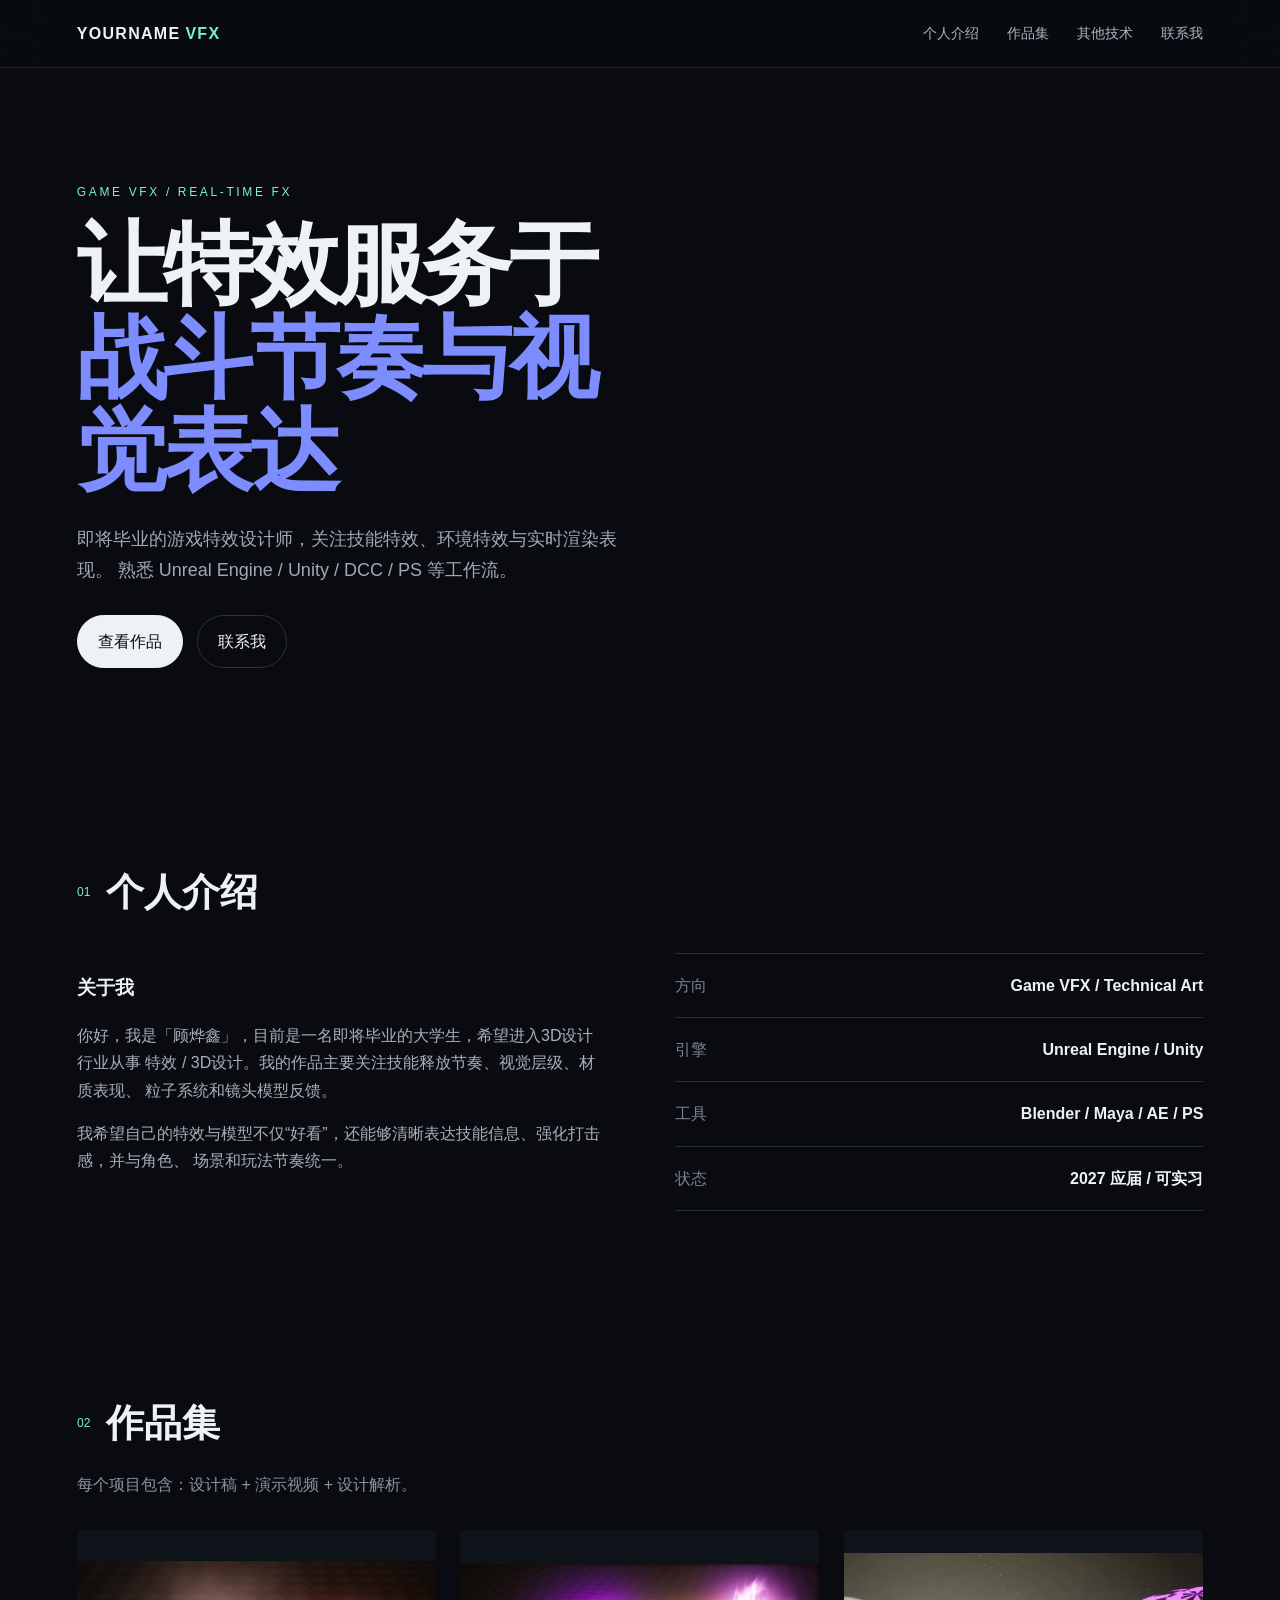
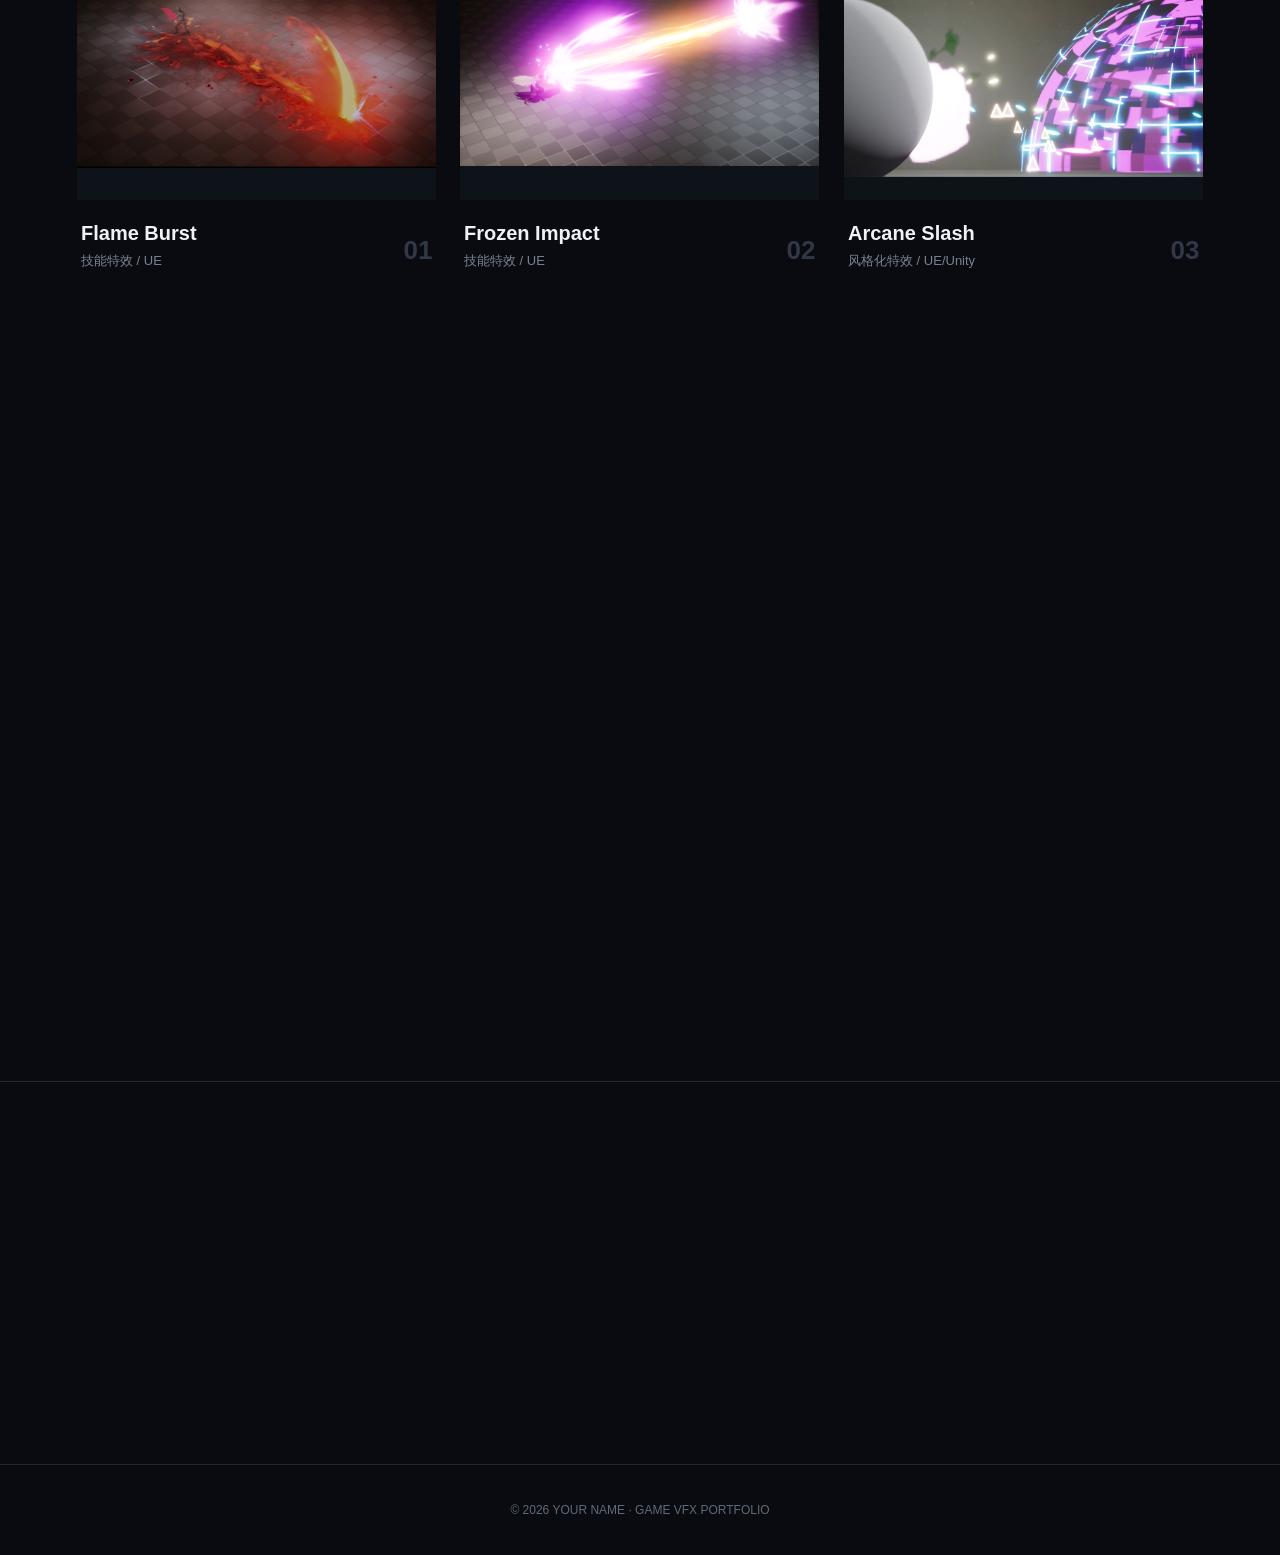
<file: index.html>
<!DOCTYPE html>
<html lang="zh-CN">
<head>
  <meta charset="UTF-8" />
  <meta name="viewport" content="width=device-width, initial-scale=1.0" />
  <meta name="description" content="游戏特效设计师个人作品集" />
  <title>顾烨鑫 | Game VFX Portfolio</title>
  <link rel="stylesheet" href="assets/css/style.css" />
</head>
<body>
  <header class="site-header">
    <a class="logo" href="index.html">YOURNAME<span>VFX</span></a>
    <nav>
      <a href="#about">个人介绍</a>
      <a href="#portfolio">作品集</a>
      <a href="skills.html">其他技术</a>
      <a href="#contact">联系我</a>
    </nav>
  </header>

  <main>
    <section class="hero">
      <div>
        <p class="eyebrow">GAME VFX / REAL-TIME FX</p>
        <h1>让特效服务于<br><span>战斗节奏与视觉表达</span></h1>
        <p class="hero-copy">
          即将毕业的游戏特效设计师，关注技能特效、环境特效与实时渲染表现。
          熟悉 Unreal Engine / Unity / DCC / PS 等工作流。
        </p>
        <div class="hero-actions">
          <a class="btn primary" href="#portfolio">查看作品</a>
          <a class="btn ghost" href="#contact">联系我</a>
        </div>
      
    </section>

    <section id="about" class="section">
      <div class="section-title">
        <span>01</span><h2>个人介绍</h2>
      </div>
      <div class="about-grid">
        <div>
          <h3>关于我</h3>
          <p>
            你好，我是「顾烨鑫」，目前是一名即将毕业的大学生，希望进入3D设计行业从事
            特效 / 3D设计。我的作品主要关注技能释放节奏、视觉层级、材质表现、
            粒子系统和镜头模型反馈。
          </p>
          <p>
            我希望自己的特效与模型不仅“好看”，还能够清晰表达技能信息、强化打击感，并与角色、
            场景和玩法节奏统一。
          </p>
        </div>
        <div class="info-list">
          <div><span>方向</span><b>Game VFX / Technical Art</b></div>
          <div><span>引擎</span><b>Unreal Engine / Unity</b></div>
          <div><span>工具</span><b>Blender / Maya / AE / PS</b></div>
          <div><span>状态</span><b>2027 应届 / 可实习</b></div>
        </div>
      </div>
    </section>

    <section id="portfolio" class="section">
      <div class="section-title">
        <span>02</span><h2>作品集</h2>
      </div>
      <p class="section-desc">每个项目包含：设计稿 + 演示视频 + 设计解析。</p>

      <div class="project-grid">
        <a class="project-card" href="project-fire.html">
          <div class="thumb media-frame">
            <img src="assets/images/portfolio/project-fire-cover.png" alt="Flame Burst 火焰技能封面" loading="lazy">
          </div>
          <div class="project-meta">
            <div><b>Flame Burst</b><span>技能特效 / UE</span></div>
            <strong>01</strong>
          </div>
        </a>

        <a class="project-card" href="project-ice.html">
          <div class="thumb media-frame">
            <img src="assets/images/portfolio/project-ice-cover.png" alt="Frozen Impact 冰霜技能封面" loading="lazy">
          </div>
          <div class="project-meta">
            <div><b>Frozen Impact</b><span>技能特效 / UE</span></div>
            <strong>02</strong>
          </div>
        </a>

        <a class="project-card" href="project-magic.html">
          <div class="thumb media-frame">
            <img src="assets/images/portfolio/project-magic-cover.png" alt="Arcane Slash 魔法技能封面" loading="lazy">
          </div>
          <div class="project-meta">
            <div><b>Arcane Slash</b><span>风格化特效 / UE/Unity</span></div>
            <strong>03</strong>
          </div>
        </a>
      </div>
    </section>

    <section id="skills" class="section">
      <div class="section-title">
        <span>03</span><h2>其他技术</h2>
      </div>
      <p class="section-desc">这里以“图片 + 文字说明”为主。</p>

      <div class="skills-grid">
        <a class="skill-card" href="skill-shader.html">
          <div class="skill-image media-frame">
            <img src="assets/images/skills/skill-shader-01.png" alt="Shader / Material 技术展示" loading="lazy">
          </div>
          <h3>Shader / Material</h3>
          <p>展示溶解、扭曲、流光、UV 动画、深度交互等材质技术。</p>
        </a>

        <a class="skill-card" href="skill-dcc.html">
          <div class="skill-image media-frame">
            <img src="assets/images/skills/skill-dcc-01.png" alt="DCC 建模、骨骼绑定与形态键技术展示" loading="lazy">
          </div>
          <h3>DCC / Rigging / Shape Keys</h3>
          <p>展示 DCC 建模、骨骼绑定、权重调整与形态键制作，并用于实时特效资产。</p>
        </a>

        <a class="skill-card" href="skill-texture.html">
          <div class="skill-image media-frame">
            <img src="assets/images/skills/skill-texture-01.png" alt="Texture / Flipbook 技术展示" loading="lazy">
          </div>
          <h3>Texture / Flipbook</h3>
          <p>展示序列帧、噪声贴图、遮罩、法线与特效纹理制作能力。</p>
        </a>
      </div>
    </section>

    <section id="contact" class="section contact">
      <div>
        <span class="eyebrow">CONTACT</span>
        <h2>期待加入您们的游戏团队，<br>一起做更有表现力的实时特效。</h2>
      </div>
      <div class="contact-list">
        <span>微信号：kuehtxt</span>
        <span>QQ邮箱：2164933041@qq.com</span>
      </div>
    </section>
  </main>

  <footer>© 2026 YOUR NAME · GAME VFX PORTFOLIO</footer>
  <script src="assets/js/main.js"></script>
</body>
</html>
</file>
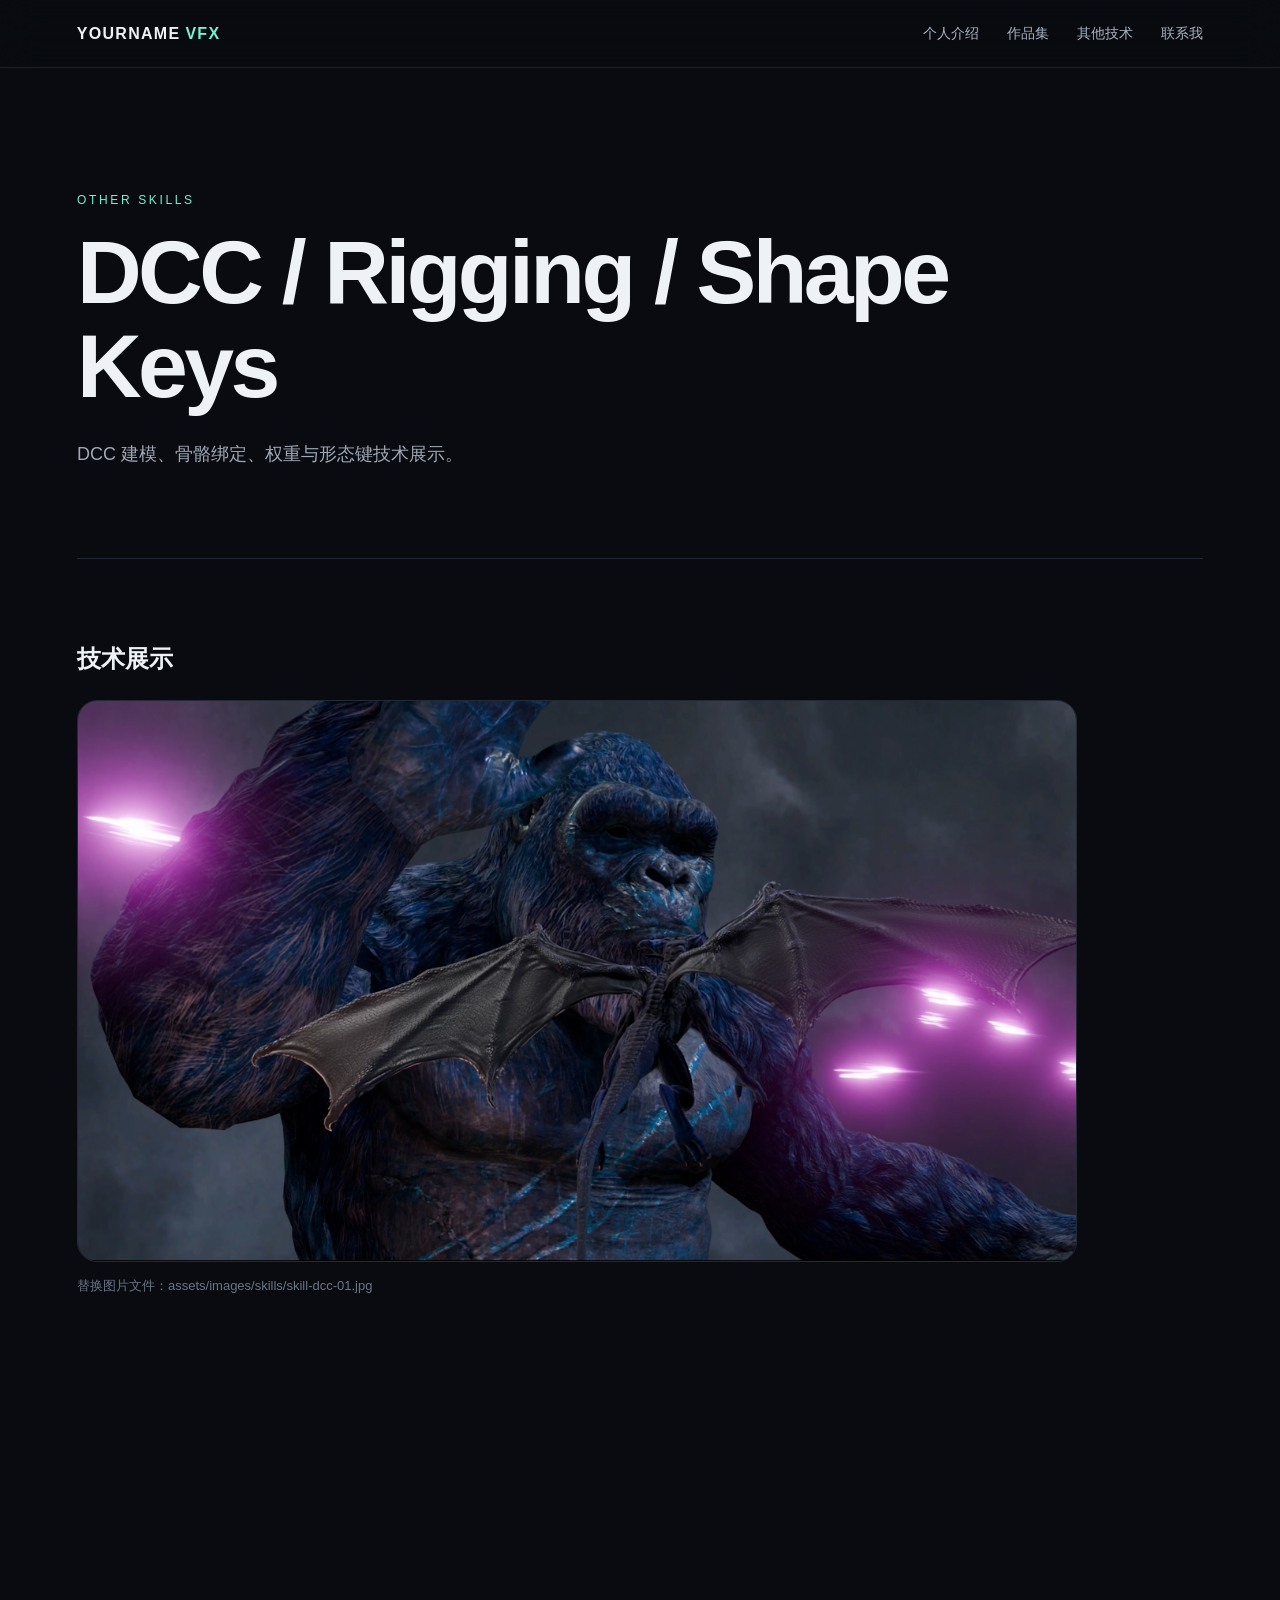
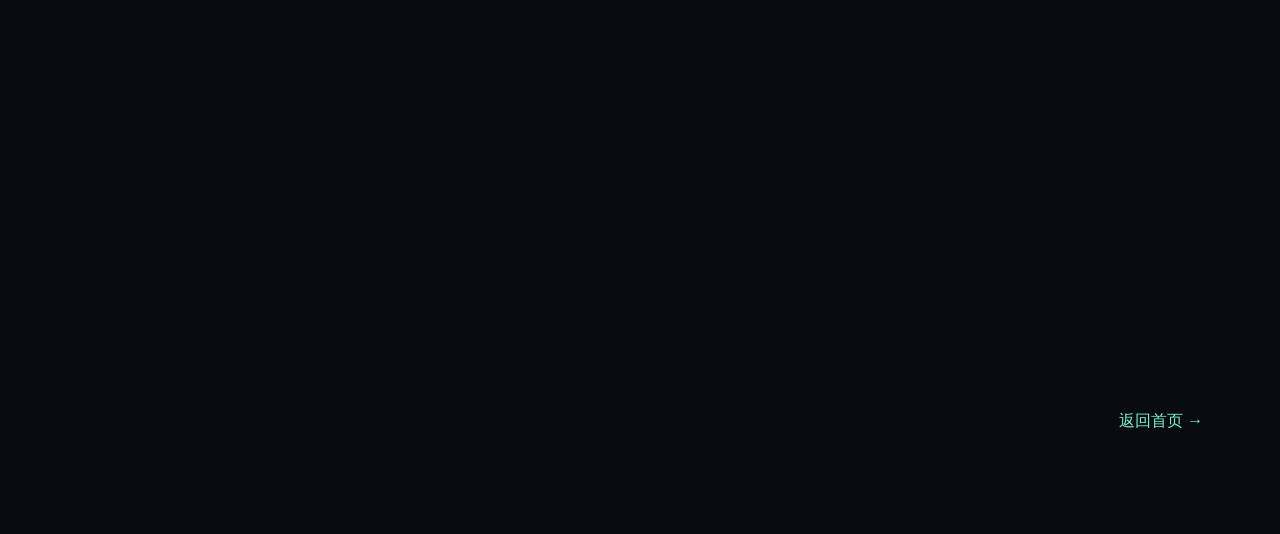
<file: skill-dcc.html>
<!doctype html><html lang="zh-CN"><head><meta charset="UTF-8"><meta name="viewport" content="width=device-width,initial-scale=1"><title>DCC / Rigging / Shape Keys | YOURNAME VFX</title><link rel="stylesheet" href="assets/css/style.css"></head><body><header class="site-header"><a class="logo" href="index.html">YOURNAME<span>VFX</span></a><nav><a href="index.html#about">个人介绍</a><a href="index.html#portfolio">作品集</a><a href="skills.html">其他技术</a><a href="index.html#contact">联系我</a></nav></header><main class="project-page"><section class="project-hero"><p class="eyebrow">OTHER SKILLS</p><h1>DCC / Rigging / Shape Keys</h1><p>DCC 建模、骨骼绑定、权重与形态键技术展示。</p></section><section class="project-block"><h2>技术展示</h2><div class="skill-detail-image media-frame"><img src="assets/images/skills/skill-dcc-01.jpg" alt="DCC / Rigging / Shape Keys"></div><p class="file-note">替换图片文件：assets/images/skills/skill-dcc-01.jpg</p></section><section class="project-block"><h2>能力说明</h2><p class="skill-detail-desc">这里可以放 Blender / Maya 的模型截图、骨骼结构、权重效果以及 Shape Keys 前后对比，说明这些资产如何服务于游戏实时特效。</p><div class="analysis-grid"><article><h3>DCC 建模</h3><p>制作特效所需的低模、辅助 Mesh、武器或技能表现模型。</p></article><article><h3>骨骼绑定</h3><p>建立骨骼层级并调整蒙皮权重，让特效资产能够稳定变形。</p></article><article><h3>形态键</h3><p>使用 Shape Keys / Blend Shapes 制作形变、展开、收缩等动画效果。</p></article></div></section><div class="project-nav project-nav-home-only"><a href="index.html">返回首页 →</a></div></main><script src="assets/js/main.js"></script></body></html>
</file>
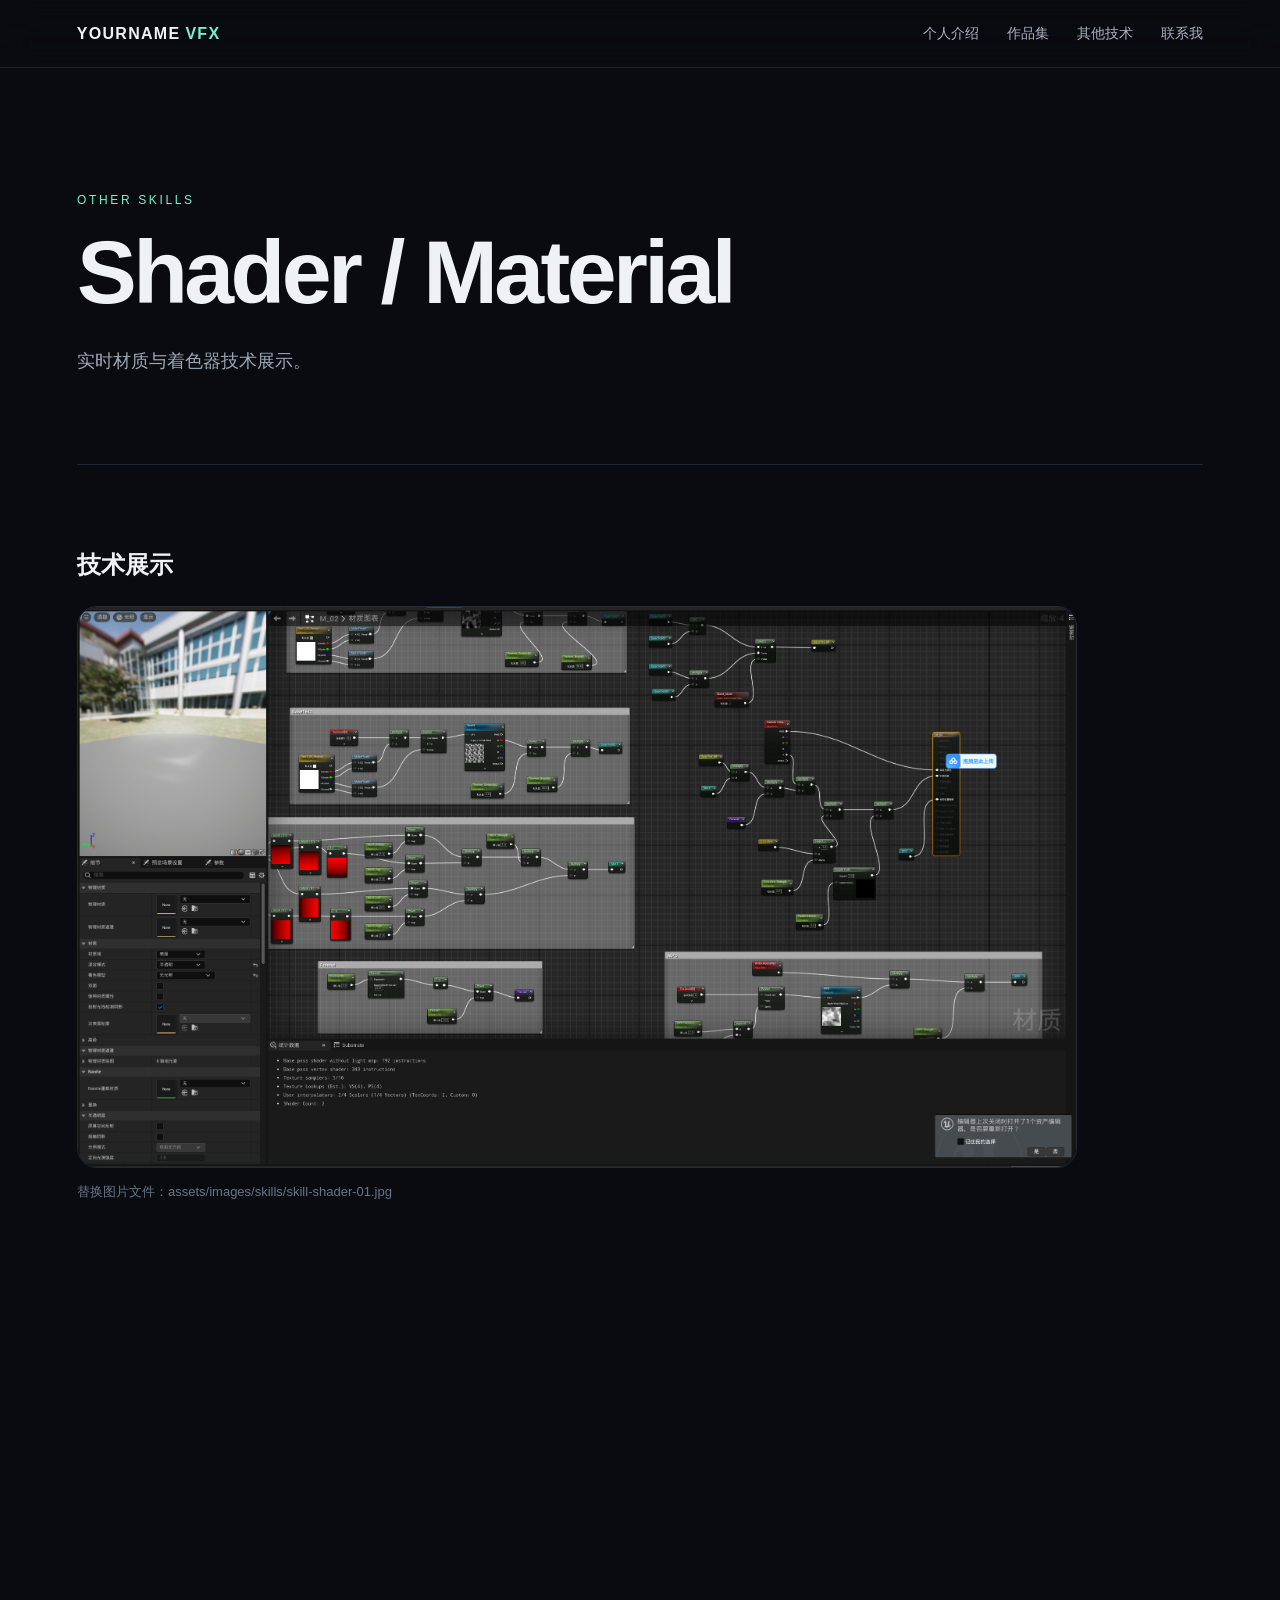
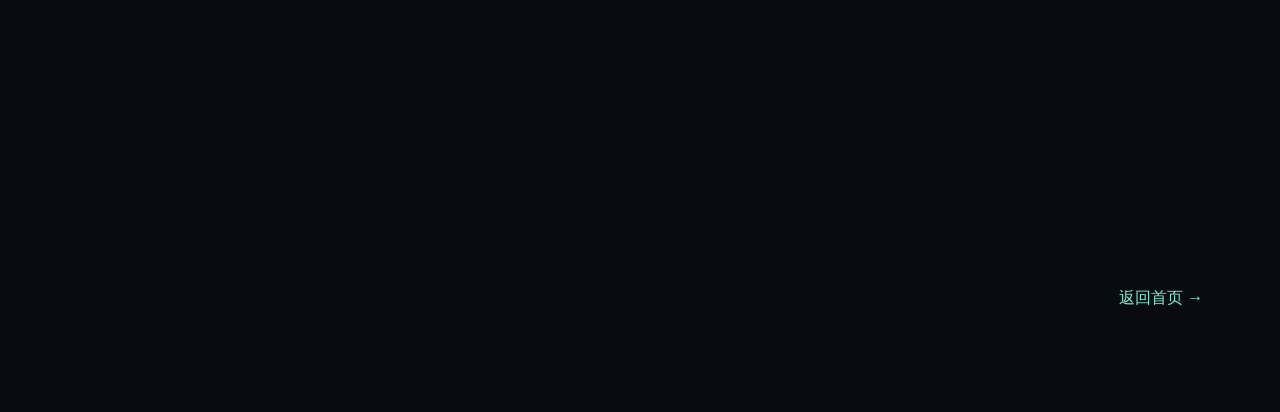
<file: skill-shader.html>
<!doctype html><html lang="zh-CN"><head><meta charset="UTF-8"><meta name="viewport" content="width=device-width,initial-scale=1"><title>Shader / Material | YOURNAME VFX</title><link rel="stylesheet" href="assets/css/style.css"></head><body><header class="site-header"><a class="logo" href="index.html">YOURNAME<span>VFX</span></a><nav><a href="index.html#about">个人介绍</a><a href="index.html#portfolio">作品集</a><a href="skills.html">其他技术</a><a href="index.html#contact">联系我</a></nav></header><main class="project-page"><section class="project-hero"><p class="eyebrow">OTHER SKILLS</p><h1>Shader / Material</h1><p>实时材质与着色器技术展示。</p></section><section class="project-block"><h2>技术展示</h2><div class="skill-detail-image media-frame"><img src="assets/images/skills/skill-shader-01.jpg" alt="Shader / Material"></div><p class="file-note">替换图片文件：assets/images/skills/skill-shader-01.jpg</p></section><section class="project-block"><h2>能力说明</h2><p class="skill-detail-desc">这里可以展示你在 Unreal Engine / Unity 中制作的实时材质。建议放材质球、节点截图和最终游戏内效果。</p><div class="analysis-grid"><article><h3>溶解 / 遮罩</h3><p>使用 Mask、Noise 与参数控制溶解边缘和动态变化。</p></article><article><h3>UV / 流光</h3><p>通过 UV 动画、Panner、扭曲等方式制作能量流动。</p></article><article><h3>深度 / 交互</h3><p>展示深度淡化、场景交互或特效与模型之间的融合。</p></article></div></section><div class="project-nav project-nav-home-only"><a href="index.html">返回首页 →</a></div></main><script src="assets/js/main.js"></script></body></html>
</file>
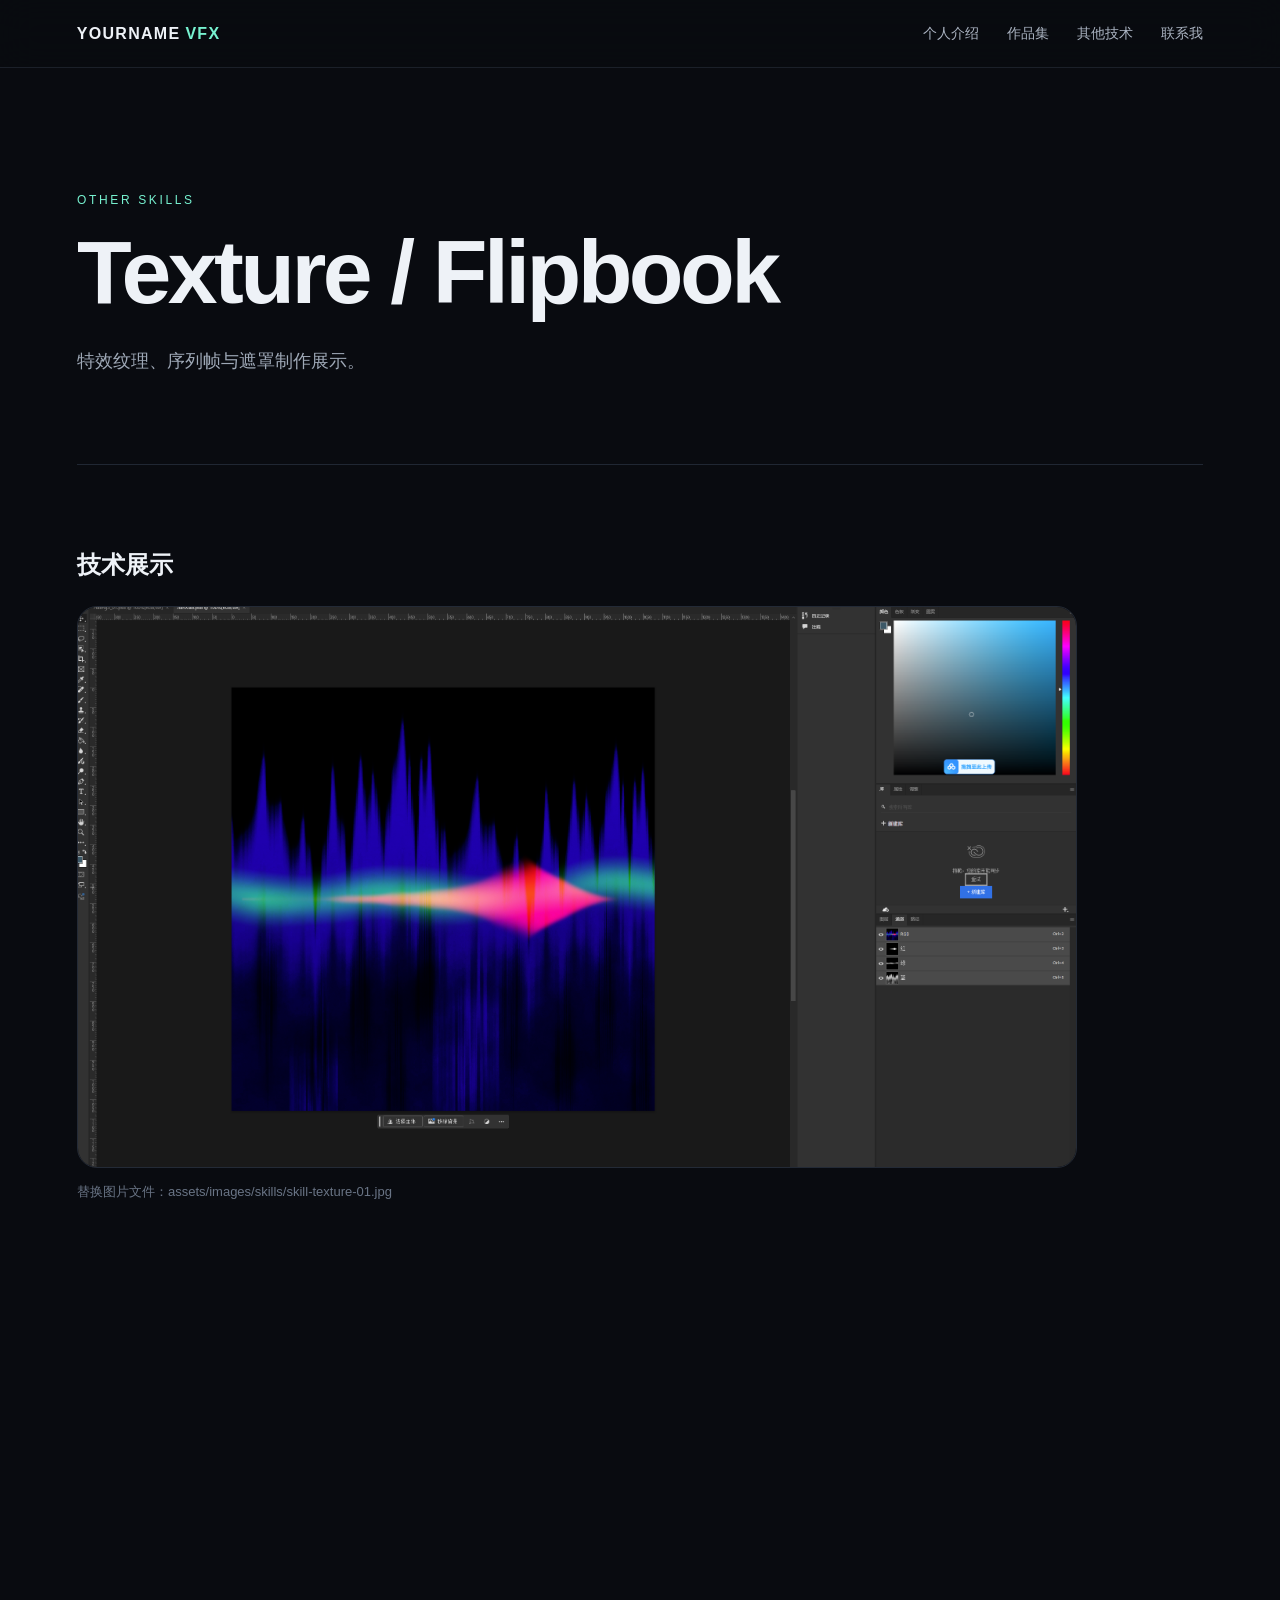
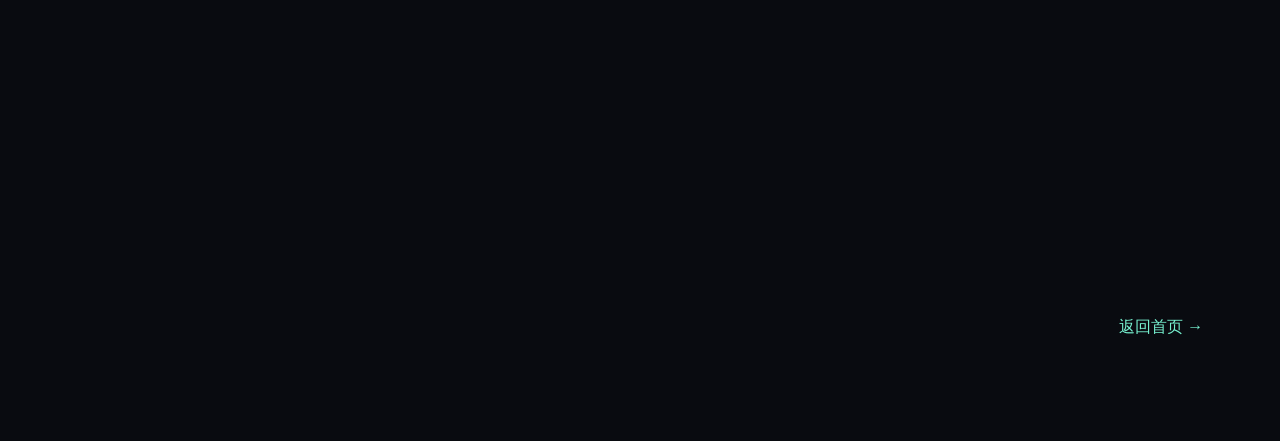
<file: skill-texture.html>
<!doctype html><html lang="zh-CN"><head><meta charset="UTF-8"><meta name="viewport" content="width=device-width,initial-scale=1"><title>Texture / Flipbook | YOURNAME VFX</title><link rel="stylesheet" href="assets/css/style.css"></head><body><header class="site-header"><a class="logo" href="index.html">YOURNAME<span>VFX</span></a><nav><a href="index.html#about">个人介绍</a><a href="index.html#portfolio">作品集</a><a href="skills.html">其他技术</a><a href="index.html#contact">联系我</a></nav></header><main class="project-page"><section class="project-hero"><p class="eyebrow">OTHER SKILLS</p><h1>Texture / Flipbook</h1><p>特效纹理、序列帧与遮罩制作展示。</p></section><section class="project-block"><h2>技术展示</h2><div class="skill-detail-image media-frame"><img src="assets/images/skills/skill-texture-01.jpg" alt="Texture / Flipbook"></div><p class="file-note">替换图片文件：assets/images/skills/skill-texture-01.jpg</p></section><section class="project-block"><h2>能力说明</h2><p class="skill-detail-desc">这里可以展示你制作的 Noise、Mask、Normal、Gradient 以及 Flipbook 序列帧，并放上它们在 Niagara / 粒子系统中的最终应用效果。</p><div class="analysis-grid"><article><h3>Noise / Mask</h3><p>制作噪声、遮罩和渐变纹理，用于控制粒子与材质形态。</p></article><article><h3>Flipbook</h3><p>制作火焰、烟雾、爆炸等序列帧纹理并用于实时播放。</p></article><article><h3>纹理整合</h3><p>根据性能和表现需求整理通道、尺寸和贴图资源。</p></article></div></section><div class="project-nav project-nav-home-only"><a href="index.html">返回首页 →</a></div></main><script src="assets/js/main.js"></script></body></html>
</file>
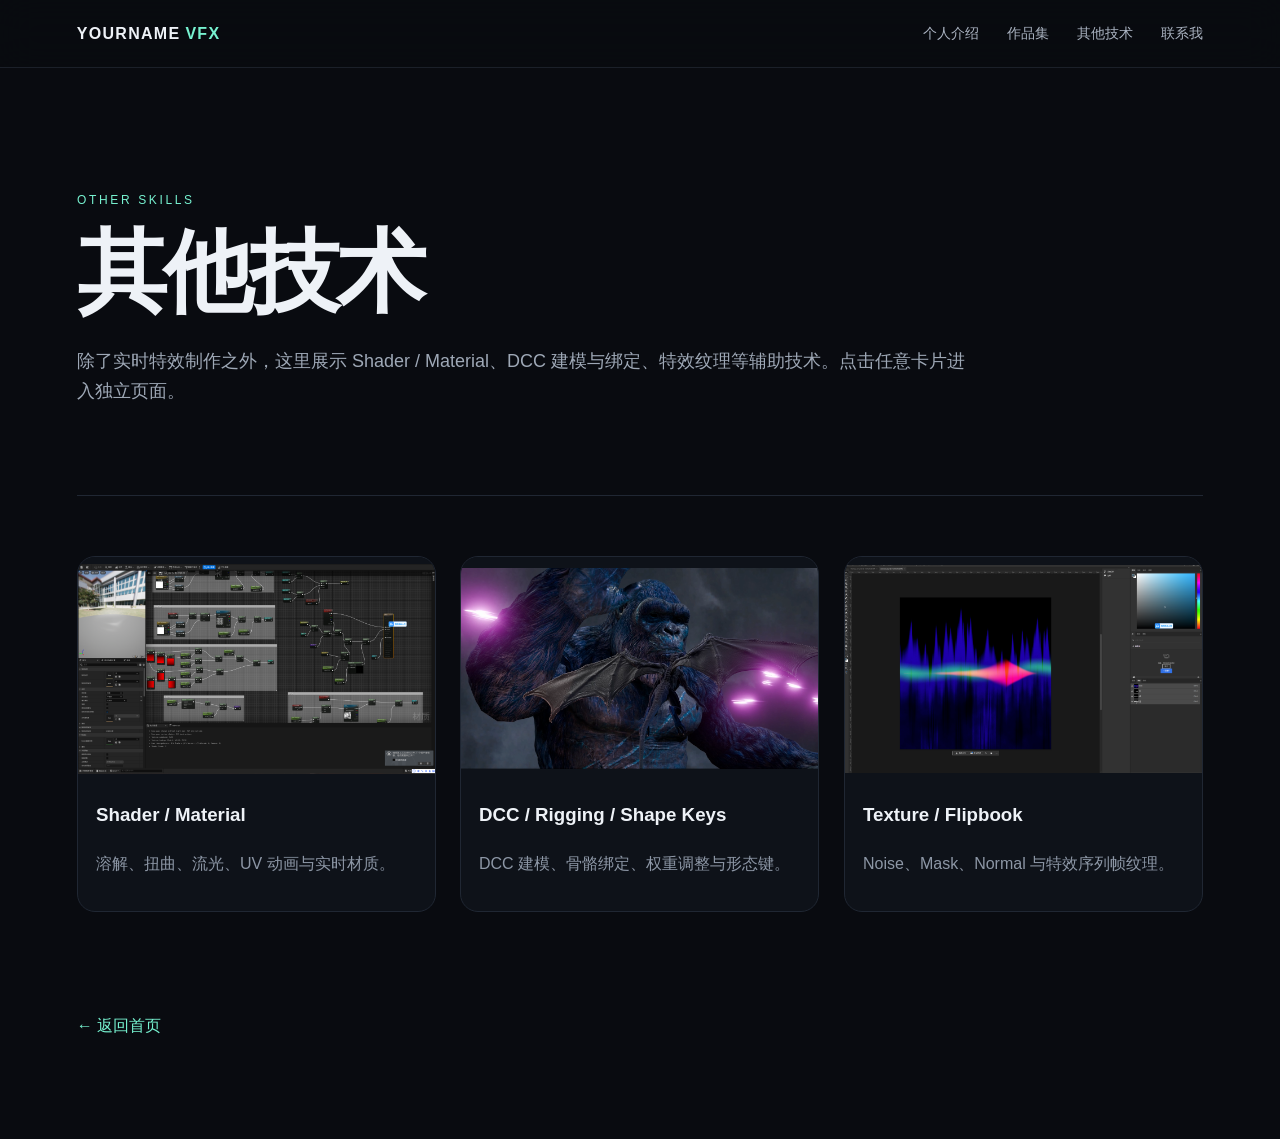
<file: skills.html>
<!doctype html><html lang="zh-CN"><head><meta charset="UTF-8"><meta name="viewport" content="width=device-width,initial-scale=1"><title>其他技术 | YOURNAME VFX</title><link rel="stylesheet" href="assets/css/style.css"></head><body><header class="site-header"><a class="logo" href="index.html">YOURNAME<span>VFX</span></a><nav><a href="index.html#about">个人介绍</a><a href="index.html#portfolio">作品集</a><a href="skills.html">其他技术</a><a href="index.html#contact">联系我</a></nav></header><main class="project-page"><section class="project-hero"><p class="eyebrow">OTHER SKILLS</p><h1>其他技术</h1><p>除了实时特效制作之外，这里展示 Shader / Material、DCC 建模与绑定、特效纹理等辅助技术。点击任意卡片进入独立页面。</p></section><section class="project-block"><div class="skills-grid"><a class="skill-card" href="skill-shader.html"><div class="skill-image media-frame"><img src="assets/images/skills/skill-shader-01.jpg" alt="Shader Material"></div><h3>Shader / Material</h3><p>溶解、扭曲、流光、UV 动画与实时材质。</p></a><a class="skill-card" href="skill-dcc.html"><div class="skill-image media-frame"><img src="assets/images/skills/skill-dcc-01.jpg" alt="DCC Rigging Shape Keys"></div><h3>DCC / Rigging / Shape Keys</h3><p>DCC 建模、骨骼绑定、权重调整与形态键。</p></a><a class="skill-card" href="skill-texture.html"><div class="skill-image media-frame"><img src="assets/images/skills/skill-texture-01.jpg" alt="Texture Flipbook"></div><h3>Texture / Flipbook</h3><p>Noise、Mask、Normal 与特效序列帧纹理。</p></a></div></section><div class="project-nav"><a href="index.html">← 返回首页</a></div></main><script src="assets/js/main.js"></script></body></html>
</file>
<file: assets/css/style.css>
*{box-sizing:border-box}html{scroll-behavior:smooth}body{margin:0;background:#090b10;color:#eef2f7;font-family:Inter,"Microsoft YaHei",Arial,sans-serif;line-height:1.7}a{color:inherit;text-decoration:none}img,video{max-width:100%;display:block}.site-header{position:sticky;top:0;z-index:20;display:flex;justify-content:space-between;align-items:center;padding:20px 6vw;background:rgba(9,11,16,.82);backdrop-filter:blur(18px);border-bottom:1px solid #1b2029}.logo{font-weight:800;letter-spacing:.08em}.logo span{color:#77f2d0;margin-left:5px}.site-header nav{display:flex;gap:28px;font-size:14px;color:#abb4c2}.site-header nav a:hover{color:#77f2d0}.hero,.section,.project-page{max-width:1280px;margin:auto}.hero{min-height:78vh;display:grid;grid-template-columns:1.05fr .95fr;gap:56px;align-items:center;padding:80px 6vw}.eyebrow{font-size:12px;letter-spacing:.22em;color:#77f2d0;text-transform:uppercase}.hero h1,.project-hero h1{font-size:clamp(46px,7vw,96px);line-height:1.04;margin:16px 0 26px;letter-spacing:-.04em}.hero h1 span{color:#7d8cff}.hero-copy{max-width:650px;color:#9fa9b7;font-size:18px}.hero-actions{display:flex;gap:14px;margin-top:30px}.btn{padding:12px 20px;border:1px solid #2a3140;border-radius:999px}.btn.primary{background:#eef2f7;color:#090b10;border-color:#eef2f7}.btn.ghost:hover{border-color:#77f2d0}.hero-card,.placeholder,.detail-placeholder{border:1px solid #232a36;background:linear-gradient(145deg,#141822,#0e1118);border-radius:22px}.hero-card{padding:16px}.hero-placeholder{aspect-ratio:1/1;display:grid;place-content:center;text-align:center;color:#657083;border:1px dashed #343d4d;border-radius:15px}.hero-placeholder small,.placeholder small,.detail-placeholder small{display:block;color:#7b8695;margin-top:6px}.section{padding:90px 6vw}.section-title{display:flex;align-items:center;gap:16px;margin-bottom:28px}.section-title span{font-size:12px;color:#77f2d0}.section-title h2{font-size:38px;margin:0}.section-desc{color:#8994a3;margin:-12px 0 32px}.about-grid{display:grid;grid-template-columns:1fr 1fr;gap:70px}.about-grid p{color:#a8b0bc}.info-list{border-top:1px solid #272e3a}.info-list div{display:flex;justify-content:space-between;padding:18px 0;border-bottom:1px solid #272e3a}.info-list span{color:#768192}.project-grid{display:grid;grid-template-columns:repeat(3,1fr);gap:24px}.project-card{transition:.25s}.project-card:hover{transform:translateY(-6px)}.thumb{aspect-ratio:4/3;display:grid;place-content:center;text-align:center;color:#667184}.project-meta{display:flex;justify-content:space-between;align-items:flex-end;padding:16px 4px}.project-meta b{display:block;font-size:20px}.project-meta span{display:block;color:#788392;font-size:13px}.project-meta strong{font-size:26px;color:#303746}.skills-grid{display:grid;grid-template-columns:repeat(3,1fr);gap:24px}.skill-card{border:1px solid #202733;border-radius:18px;overflow:hidden;background:#0e1219}.skill-image{aspect-ratio:16/10;border:0;border-radius:0;display:grid;place-content:center;text-align:center;color:#667184}.skill-card h3,.skill-card p{padding:0 18px}.skill-card p{color:#8d97a6;padding-bottom:18px}.contact{display:grid;grid-template-columns:1.2fr .8fr;gap:50px;border-top:1px solid #232a36}.contact h2{font-size:42px;line-height:1.25}.contact-list{display:flex;flex-direction:column;gap:12px;justify-content:center;color:#aab2be}.contact-list a:hover{color:#77f2d0}footer{padding:35px 6vw;border-top:1px solid #202733;color:#606a78;font-size:12px;text-align:center}.project-page{padding:60px 6vw 100px}.project-hero{padding:50px 0 70px;max-width:900px}.project-hero p:last-child{color:#9ea8b6;font-size:18px}.project-block{padding:60px 0;border-top:1px solid #202733}.image-stack{display:grid;grid-template-columns:1fr 1fr;gap:20px}.detail-placeholder{aspect-ratio:16/10;display:grid;place-content:center;text-align:center;color:#687385}.project-video{width:100%;border-radius:18px;background:#000;border:1px solid #222a35}.file-note{font-size:13px;color:#697485}.analysis-grid{display:grid;grid-template-columns:1fr 1fr;gap:20px}.analysis-grid article{padding:24px;border:1px solid #202733;border-radius:16px;background:#0e1219}.analysis-grid h3{margin-top:0}.analysis-grid p{color:#929ca9}.project-nav{display:flex;justify-content:space-between;padding-top:40px}.project-nav a{color:#77f2d0}@media(max-width:900px){.site-header{padding:16px 5vw}.site-header nav{gap:14px;font-size:12px}.hero{grid-template-columns:1fr;padding:60px 5vw}.about-grid,.contact,.analysis-grid,.image-stack{grid-template-columns:1fr}.project-grid,.skills-grid{grid-template-columns:1fr 1fr}.section{padding:70px 5vw}}@media(max-width:620px){.site-header nav a:nth-child(2),.site-header nav a:nth-child(3){display:none}.project-grid,.skills-grid{grid-template-columns:1fr}.hero h1{font-size:48px}.section-title h2{font-size:30px}.contact h2{font-size:32px}}
/* Real image containers */
.media-frame{position:relative;overflow:hidden;background:#0e1219}
.media-frame img{width:100%;height:100%;object-fit:cover;display:block;transition:transform .55s ease,filter .55s ease}
.project-card:hover .media-frame img,.skill-card:hover .media-frame img{transform:scale(1.035);filter:brightness(1.06)}

/* Scroll reveal: elements fade/slide in as they enter the viewport. */
.reveal{opacity:0;transform:translateY(34px);transition:opacity .8s cubic-bezier(.2,.7,.2,1),transform .8s cubic-bezier(.2,.7,.2,1);will-change:opacity,transform}
.reveal.is-visible{opacity:1;transform:none}
@media (prefers-reduced-motion:reduce){.reveal{opacity:1;transform:none;transition:none}}

/* Anchor navigation: keep sections visible below the sticky header. */
#about,#portfolio,#skills,#contact{scroll-margin-top:96px}

/* Keep the important “其他技术” navigation item visible on mobile too. */
@media(max-width:620px){
  .site-header nav a:nth-child(3){display:inline-block}
  .site-header nav{gap:10px}
}

/* Independent Other Skills pages */
.skill-card{display:block;color:inherit}
.skill-detail-image{width:100%;max-width:1000px;aspect-ratio:16/9;border:1px solid #232a36;border-radius:20px}
.skill-detail-image img{width:100%;height:100%;object-fit:cover}
.skill-detail-desc{max-width:900px;color:#9ea8b6;font-size:17px;margin-bottom:30px}

/* Skill detail pages: keep only the Home link aligned right. */
.project-nav-home-only { justify-content: flex-end; }
</file>
